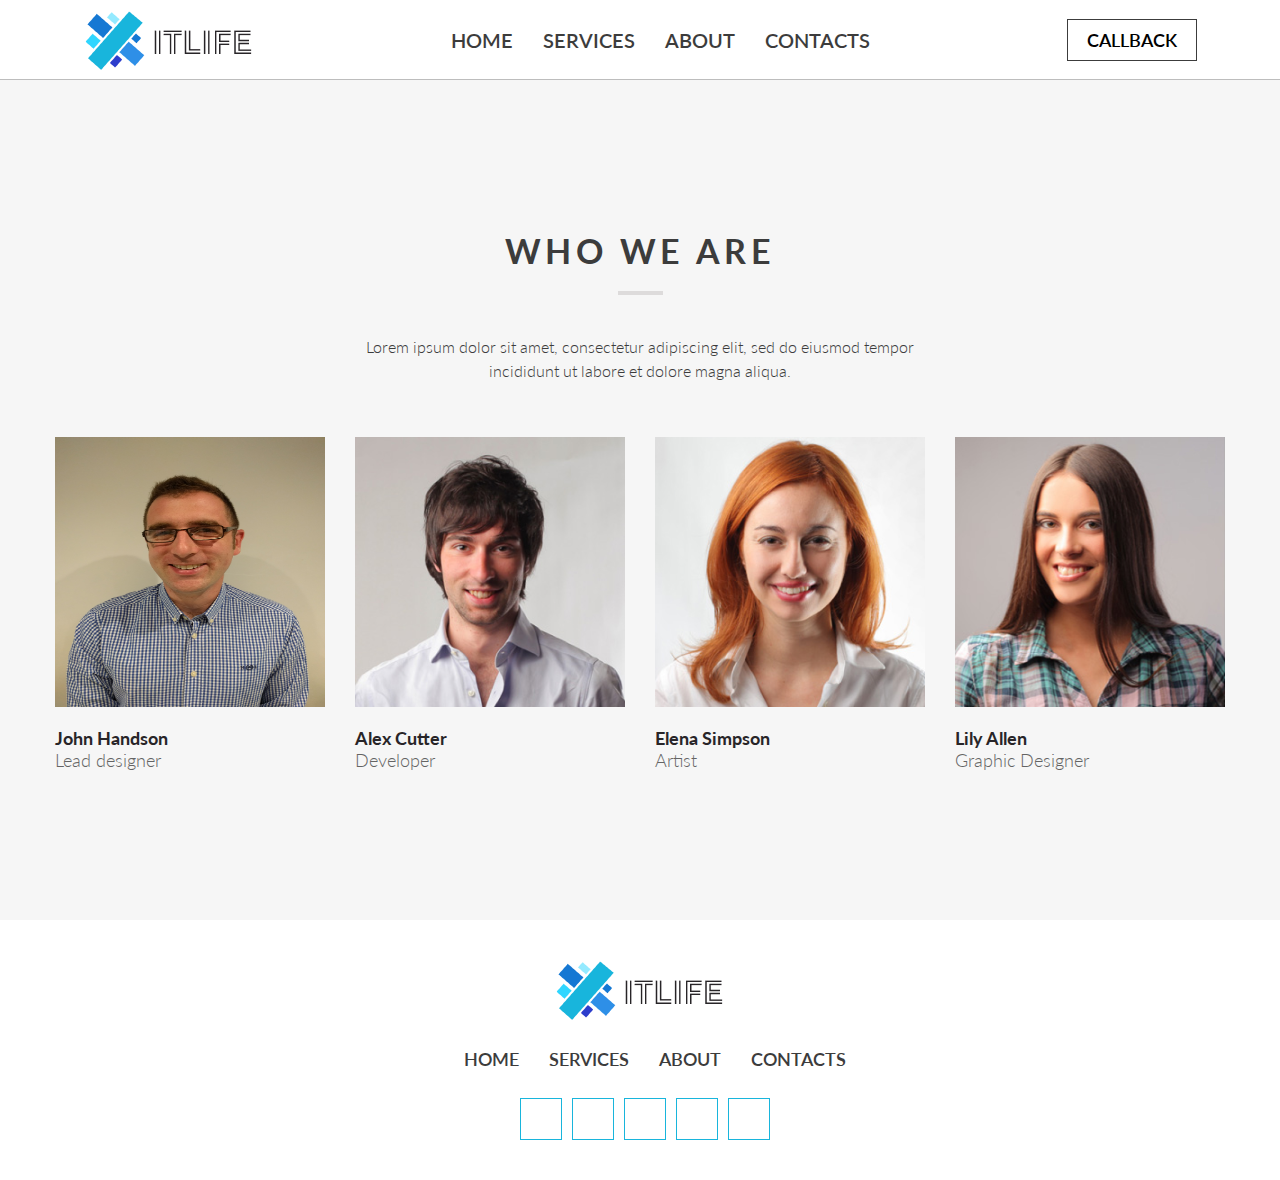
<file: HW14/index.html>
<!DOCTYPE html>
<html lang="en">
<head>
  <meta charset="UTF-8">
  <meta http-equiv="X-UA-Compatible" content="IE=edge">
  <meta name="viewport" content="width=device-width, initial-scale=1.0">
  <title>Homework 14</title>
  <link rel="preconnect" href="https://fonts.googleapis.com">
  <link rel="preconnect" href="https://fonts.gstatic.com" crossorigin>
  <link href="https://fonts.googleapis.com/css2?family=Lato:wght@300;700&display=swap" rel="stylesheet">
  <link rel="stylesheet" href="https://cdnjs.cloudflare.com/ajax/libs/font-awesome/6.1.2/css/all.min.css"
    integrity="sha512-1sCRPdkRXhBV2PBLUdRb4tMg1w2YPf37qatUFeS7zlBy7jJI8Lf4VHwWfZZfpXtYSLy85pkm9GaYVYMfw5BC1A=="
    crossorigin="anonymous" referrerpolicy="no-referrer" >
  <link rel="stylesheet" href="./styles/style.css">
</head>
<body>
  <header class="header">
    <div class="logo">
      <img class="header__logo" src="./img/logo.png" alt="Logo">
    </div>
    <nav class="menu">
      <ul class="header__items">
        <li><a class="header__item" href="#">Home</a></li>
        <li><a class="header__item" href="#">Services</a></li>
        <li><a class="header__item" href="#">About</a></li>
        <li><a class="header__item" href="#">Contacts</a></li>
      </ul>
    </nav>
    <div class="btn">
      <button class="header__call">callback</button>
    </div>
  </header>
  <main class="main">
    <div class="content-title">
      <h1 class="main__title">Who we are</h1>
    </div>
    <div class="line"></div>
    <div class="description">
      <p class="main__description">Lorem ipsum dolor sit amet, consectetur adipiscing elit, 
        sed do eiusmod tempor incididunt ut labore et dolore magna aliqua.
      </p>
    </div>
    <div class="cards container">
      <div class="main__card" style="margin-left: 0;">
        <div class="main__photo-icon"> 
          <div class="main__div-photo">
            <img class="main__photo" src="./img/John-Morton.jpg" alt="John Handson">
          </div>
          <div class="main__social-networks">
            <a href="#" class="main__icon">
              <i class="fa-brands fa-twitter"></i>
            </a>
            <a href="#" class="main__icon">
              <i class="fa-brands fa-facebook-f"></i>
            </a>
            <a href="#" class="main__icon">
              <i class="fa-brands fa-instagram"></i>
            </a>
          </div>
        </div> 
        <h3 class="main__name">John Handson</h3>
        <span class="main__job-position">Lead designer</span>
      </div>
      <div class="main__card">
        <div class="main__photo-icon">
          <div class="main__div-photo">
            <img class="main__photo" src="./img/alex.png" alt="Alex Cutter">
          </div>
          <div class="main__social-networks">
            <a href="#" class="main__icon">
              <i class="fa-brands fa-twitter"></i>
            </a>
            <a href="#" class="main__icon">
              <i class="fa-brands fa-facebook-f"></i>
            </a>
            <a href="#" class="main__icon">
              <i class="fa-brands fa-instagram"></i>
            </a>
          </div>
        </div>
        <h3 class="main__name">Alex Cutter</h3>
        <span class="main__job-position">Developer</span>
      </div>
      <div class="main__card">
        <div class="main__photo-icon">
          <div class="main__div-photo">
            <img class="main__photo" src="./img/elena.png" alt="Elena Simpson">
          </div>
          <div class="main__social-networks">
            <a href="#" class="main__icon">
              <i class="fa-brands fa-twitter"></i>
            </a>
            <a href="#" class="main__icon">
              <i class="fa-brands fa-facebook-f"></i>
            </a>
            <a href="#" class="main__icon">
              <i class="fa-brands fa-instagram"></i>
            </a>
          </div>
        </div>
        <h3 class="main__name">Elena Simpson</h3>
        <span class="main__job-position">Artist</span>
      </div>
      <div class="main__card">
        <div class="main__photo-icon">
          <div class="main__div-photo">
            <img class="main__photo" src="./img/lily.png" alt="Lily Allen">
          </div>
          <div class="main__social-networks">
            <a href="#" class="main__icon">
              <i class="fa-brands fa-twitter"></i>
            </a>
            <a href="#" class="main__icon">
              <i class="fa-brands fa-facebook-f"></i>
            </a>
            <a href="#" class="main__icon">
              <i class="fa-brands fa-instagram"></i>
            </a>
          </div>
        </div>
        <h3 class="main__name">Lily Allen</h3>
        <span class="main__job-position">Graphic Designer</span>
      </div>
    </div>
  </main>
  <footer class="foot">
    <div class="logo">
      <img class="foot__logo" src="./img/logo.png" alt="Logo">
    </div>
    <nav class="menu">
      <ul class="foot__items">
        <li><a class="foot__item" href="#">Home</a></li>
        <li><a class="foot__item" href="#">Services</a></li>
        <li><a class="foot__item" href="#">About</a></li>
        <li><a class="foot__item" href="#">Contacts</a></li>
      </ul>
    </nav>
    <div class="social-networks">
      <a href="#" class="foot__icon">
        <i class="fa-brands fa-twitter"></i>
      </a>
      <a href="#" class="foot__icon">
        <i class="fa-brands fa-facebook-f"></i>
      </a>
      <a href="#" class="foot__icon">
        <i class="fa-brands fa-instagram"></i>
      </a>
      <a href="#" class="foot__icon">
        <i class="fa-brands fa-linkedin-in"></i>
      </a>
      <a href="#" class="foot__icon">
        <i class="fa-solid fa-paper-plane"></i>
      </a>
    </div>
  </footer>
</body>
</html>
</file>
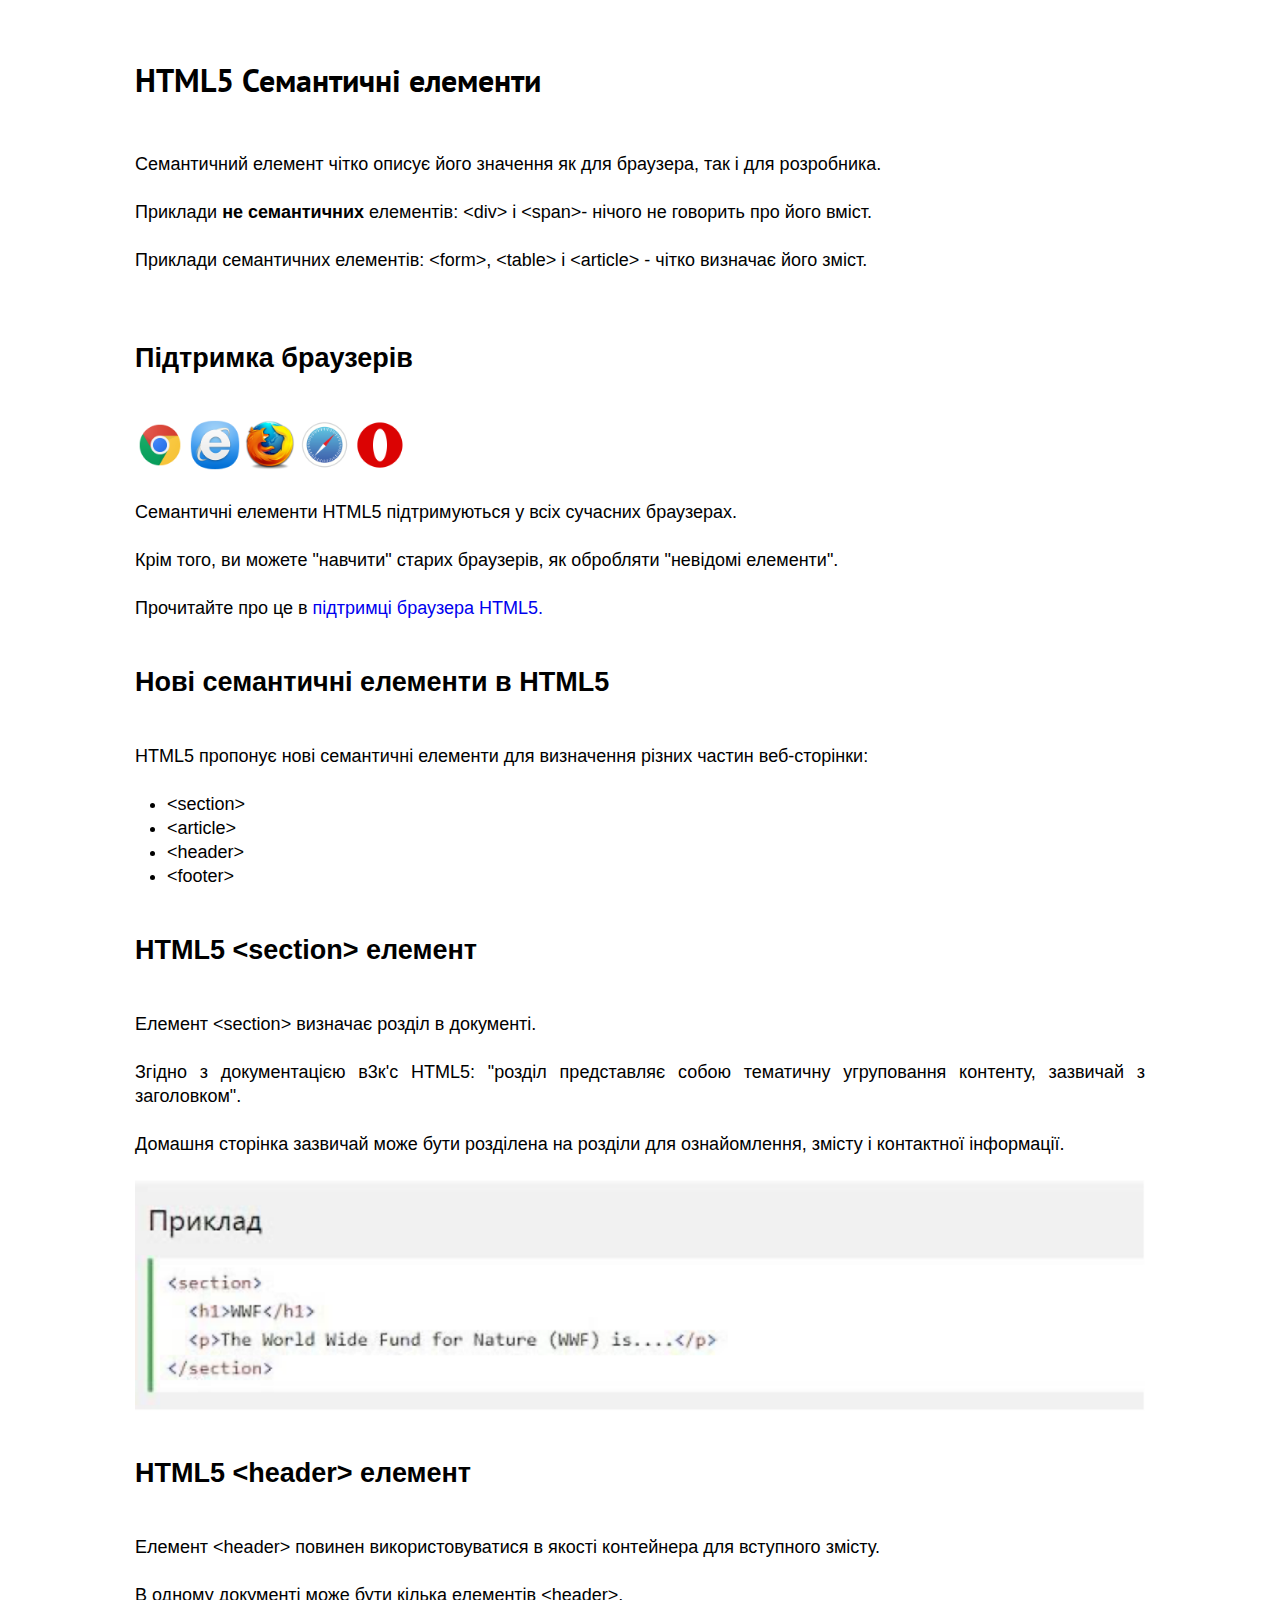
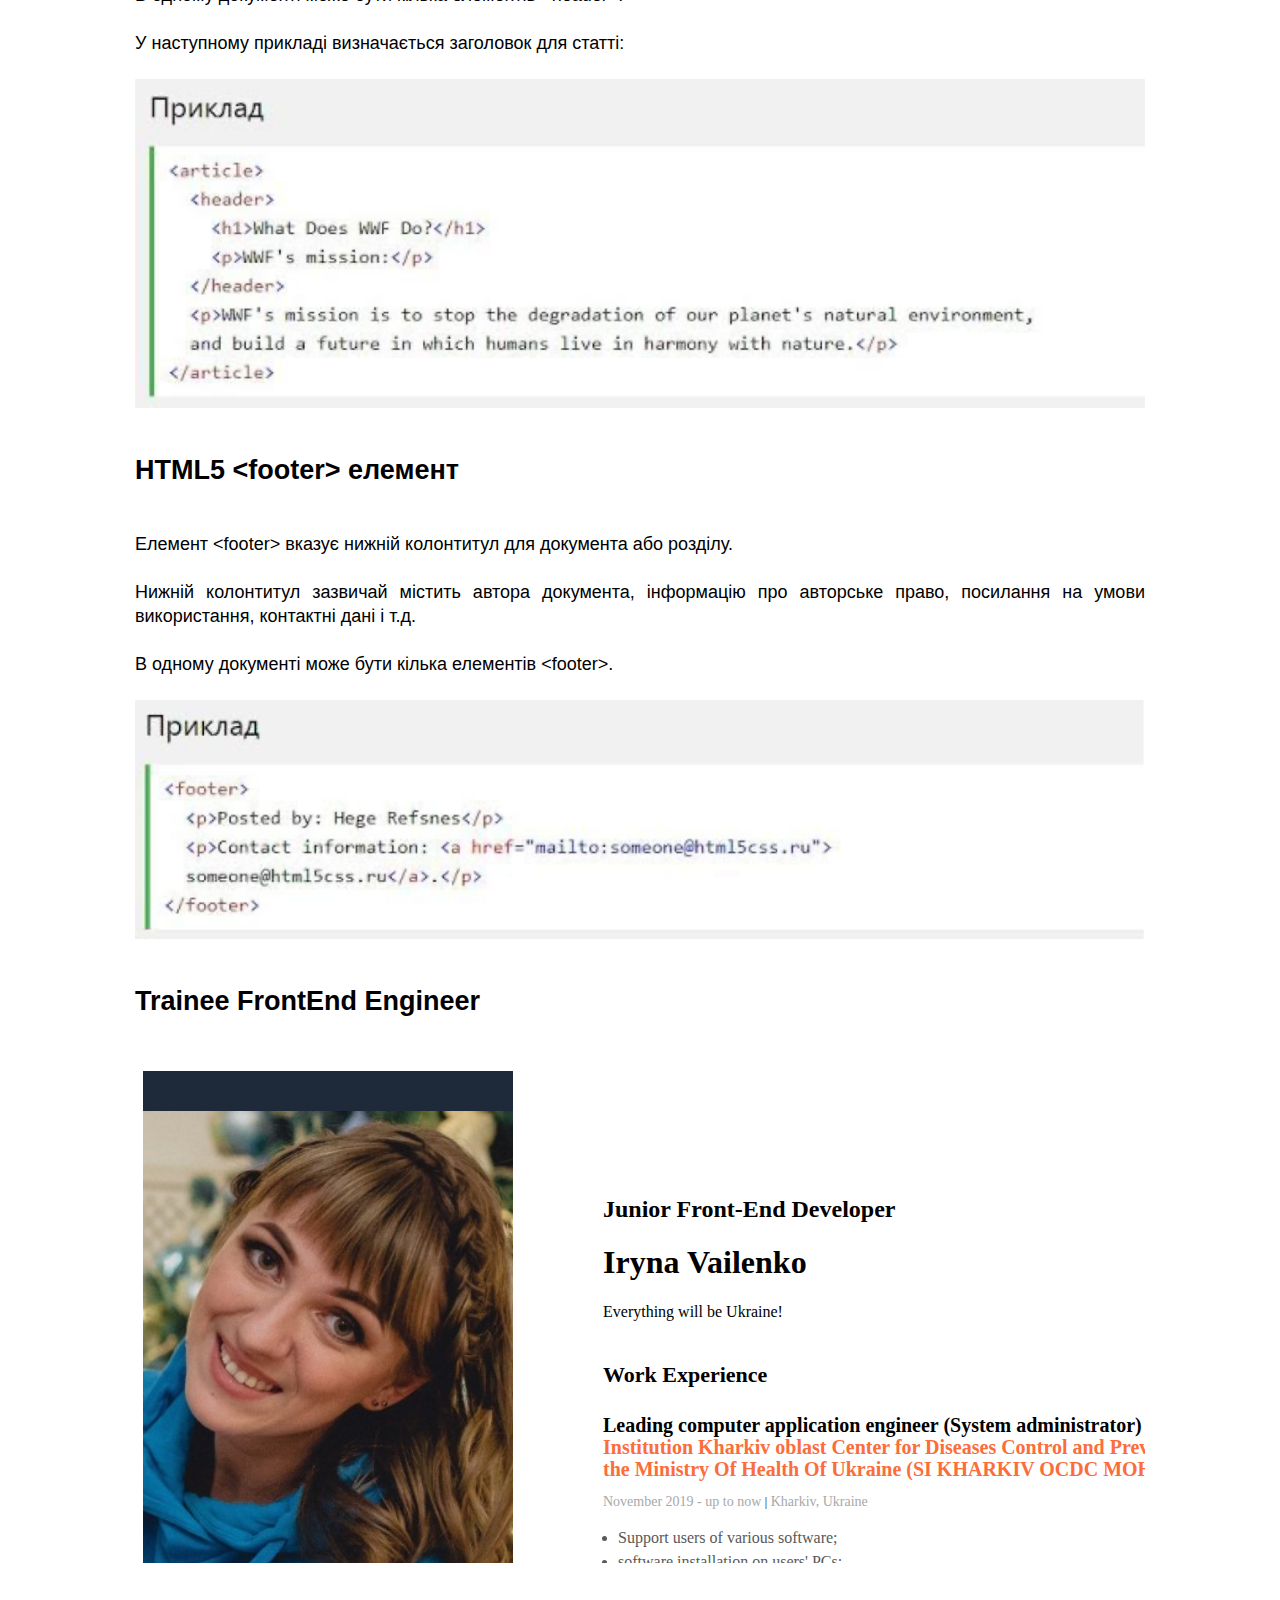
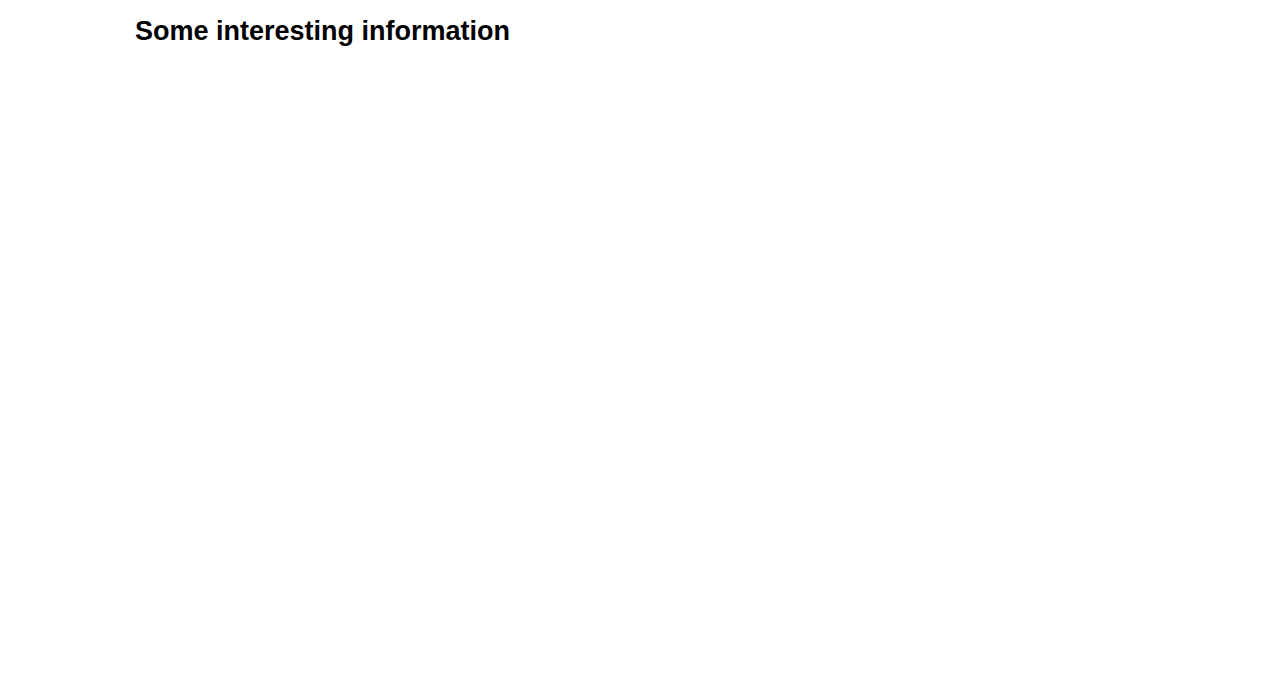
<file: HW3/index.html>
<!DOCTYPE html>
<html lang="en">
<head>
  <meta charset="UTF-8">
  <meta http-equiv="X-UA-Compatible" content="IE=edge">
  <meta name="viewport" content="width=device-width, initial-scale=1.0">
  <title>Document</title>
  <link rel="preconnect" href="https://fonts.googleapis.com">
  <link rel="preconnect" href="https://fonts.gstatic.com" crossorigin>
  <link
    href="https://fonts.googleapis.com/css2?family=Inter&family=Montserrat:wght@400;500;600&family=Open+Sans&family=PT+Sans:ital,wght@0,400;0,700;1,400&display=swap"
    rel="stylesheet">
  <link rel="stylesheet" href="style.css">
</head>
<body class="container">
  <header class="header-page">
    <h1>HTML5 Семантичні елементи</h1>
  </header>
  <main id="main-site"  class="main-text">
    <section id="id1">
      <p>Семантичний елемент чітко описує його значення як для браузера, так і для розробника.</p><br />
      <p>Приклади <b>не семантичних</b> елементів: &lt;div&gt; і &lt;span&gt;- нічого не говорить про його вміст.</p><br />
      <p>Приклади семантичних елементів: &lt;form&gt;, &lt;table&gt; і &lt;article&gt; - чітко визначає його зміст.</p><br />
    </section>

    <section id="id2">
      <h2 class="description">Підтримка браузерів</h2>
      <img class="image" src="./img/chrome.png" alt="Chrome">
      <img class="image" src="./img/Explorer.png" alt="Explorer">
      <img class="image" src="./img/firefox.png" alt="Firefox">
      <img class="image" src="./img/safari.png" alt="Safari">
      <img class="image" src="./img/opera.png" alt="Opera">
    </section>

    <section id="id3">
      <p>Семантичні елементи HTML5 підтримуються у всіх сучасних браузерах.</p><br />
      <p>Крім того, ви можете "навчити" старих браузерів, як обробляти "невідомі елементи".</p><br />
      <p>Прочитайте про це в 
        <a href="https://www.blogger.com/blog/page/edit/2590532390801722394/850003172824707311#" target="_blank">
          підтримці браузера HTML5.
        </a>
      </p>
    </section>

    <section id="id4">
      <h2 class="description">Нові семантичні елементи в HTML5</h2>
      <p>HTML5 пропонує нові семантичні елементи для визначення різних частин веб-сторінки:</p><br />
      <ul class="semantic">
        <li class="semantic">&lt;section&gt;</li>
        <li class="semantic">&lt;article&gt;</li>
        <li class="semantic">&lt;header&gt;</li>
        <li class="semantic">&lt;footer&gt;</li>
      </ul>
    </section>

    <section id="id5">
      <h2 class="description">HTML5 &lt;section&gt; елемент</h2>
      <p>Елемент &lt;section&gt; визначає розділ в документі.</p><br />
      <p>Згідно з документацією в3к'с HTML5: "розділ представляє собою
         тематичну угруповання контенту, зазвичай з заголовком". 
      </p><br />
      <p>Домашня сторінка зазвичай може бути розділена на розділи для
         ознайомлення, змісту і контактної інформації.
      </p><br />
      <img class="img-sample" src="./img/1.png" alt="Sample">
    </section>

    <section id="id6">
      <h2 class="description">HTML5 &lt;header&gt; елемент</h2>
      <p>Елемент &lt;header&gt; повинен використовуватися в якості контейнера для вступного змісту.</p><br />
      <p>В одному документі може бути кілька елементів &lt;header&gt;.</p><br />
      <p>У наступному прикладі визначається заголовок для статті:</p><br />
      <img class="img-sample" src="./img/3.png" alt="Sample">
    </section>

    <section id="id7">
      <h2 class="description">HTML5 &lt;footer&gt; елемент</h2>
      <p>Елемент &lt;footer&gt; вказує нижній колонтитул для документа або розділу.</p><br />
      <p>Нижній колонтитул зазвичай містить автора документа, інформацію про авторське право, 
         посилання на умови використання, контактні дані і т.д.
      </p><br />
      <p>В одному документі може бути кілька елементів &lt;footer&gt;.</p><br />
      <img class="img-sample" src="./img/4.png" alt="Sample">
    </section>

      <h2 class="description">Trainee FrontEnd Engineer</h2>
      <iframe src="../HW1_CV/CV_en/index.html" height="500px" width="100%"></iframe>
      <h2 class="description">Some interesting information</h2>
      <iframe width="100%" height="500" src="https://www.youtube.com/embed/dEBVe8Ij7JU" title="YouTube video player"
        frameborder="0" allow="accelerometer; autoplay; clipboard-write; encrypted-media; gyroscope; picture-in-picture"
        allowfullscreen>
      </iframe>
  </main>
  <footer class="foot">
    
  </footer>  
</body>
</html>
</file>
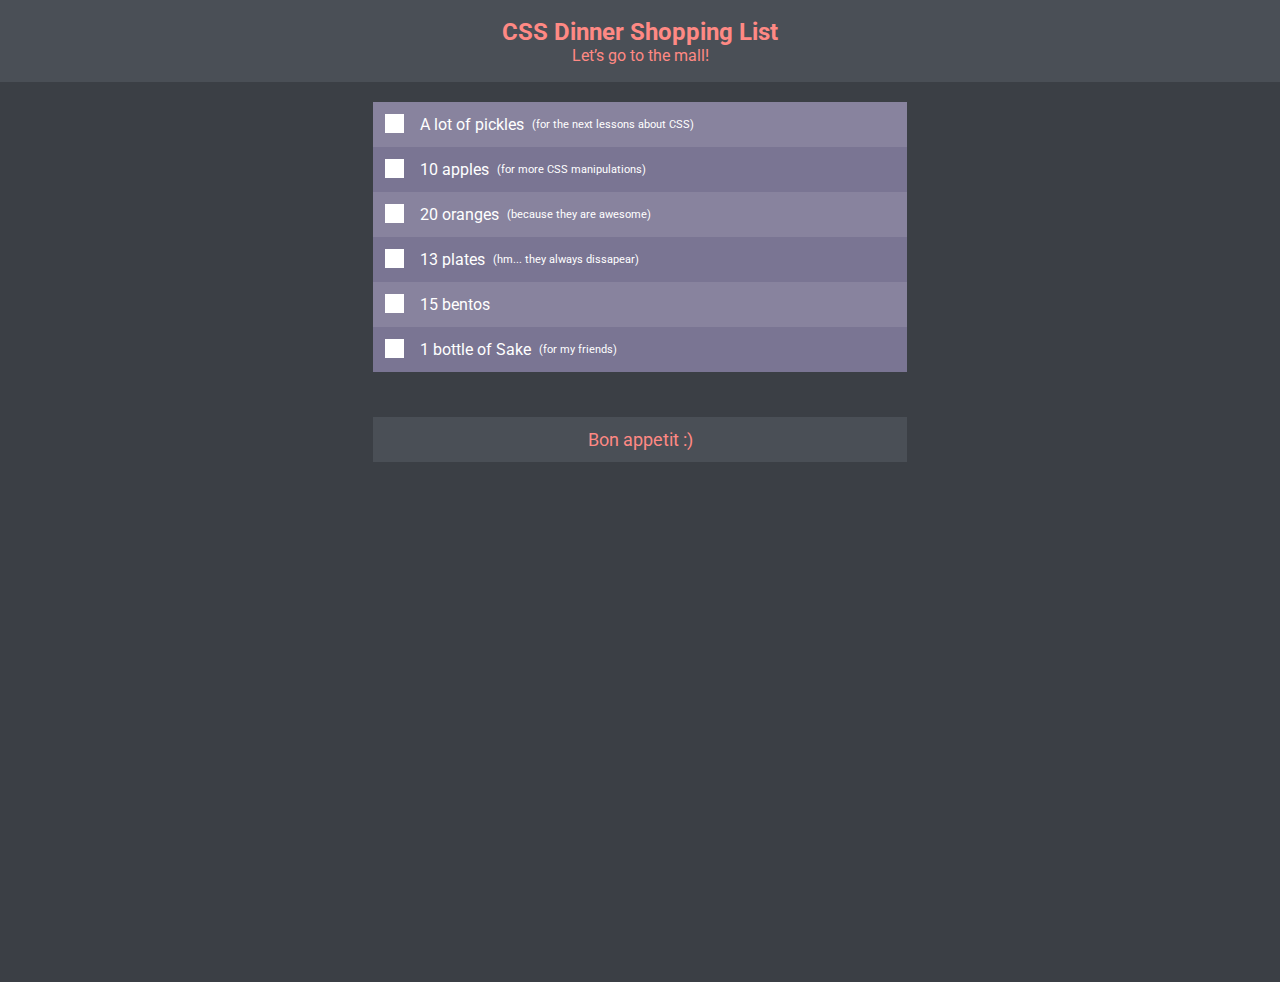
<file: HW7/index.html>
<!DOCTYPE html>
<html lang="en">
<head>
  <meta charset="UTF-8">
  <meta http-equiv="X-UA-Compatible" content="IE=edge">
  <meta name="viewport" content="width=device-width, initial-scale=1.0">
  <title>Homework7</title>
  <link rel="preconnect" href="https://fonts.googleapis.com">
  <link rel="preconnect" href="https://fonts.gstatic.com" crossorigin>
  <link href="https://fonts.googleapis.com/css2?family=Roboto:wght@400;700&display=swap" rel="stylesheet">
  <link rel="icon" href="./favicon.png">
  <link rel="stylesheet" href="./styles/style.css">
</head>
<body>
  <header class="header">
    <h1 class="header__title">CSS Dinner Shopping List</h1>
    <p class="header_description">Let’s go to the mall!</p>
  </header> 
  <main class="main"> 
    <section class="list-items container">
      <div class="main__item">
        <input class="main__inp" type="checkbox" id="pickles">
        <label class="main__lbl" for="pickles">A lot of pickles &nbsp; <span class="main__little-text"> for the next lessons about CSS</span></label>
      </div>
      <div class="main__item">
        <input class="main__inp" type="checkbox" id="apples">
        <label class="main__lbl" for="apples">10 apples &nbsp; <span class="main__little-text"> for more CSS manipulations</span></label>
      </div>
      <div class="main__item">
        <input class="main__inp" type="checkbox" id="oranges">
        <label class="main__lbl" for="oranges">20 oranges &nbsp; <span class="main__little-text"> because they are awesome</span> </label>
      </div>
      <div class="main__item">
        <input class="main__inp" type="checkbox" id="plates">
        <label class="main__lbl" for="plates">13 plates &nbsp; <span class="main__little-text"> hm... they always dissapear</span> </label>
      </div>
      <div class="main__item">
        <input class="main__inp" type="checkbox" id="bentos">
        <label class="main__lbl" for="bentos"> 15 bentos &nbsp;</label>
      </div>
      <div class="main__item">
        <input class="main__inp" type="checkbox" id="Sake">
        <label class="main__lbl" for="Sake">1 bottle of Sake &nbsp; <span class="main__little-text">for my friends</span> </label>
      </div>
      <button class="main__btn">
        Bon appetit :)
      </button>
    </section>
  </main>
</body>
</html>
</file>
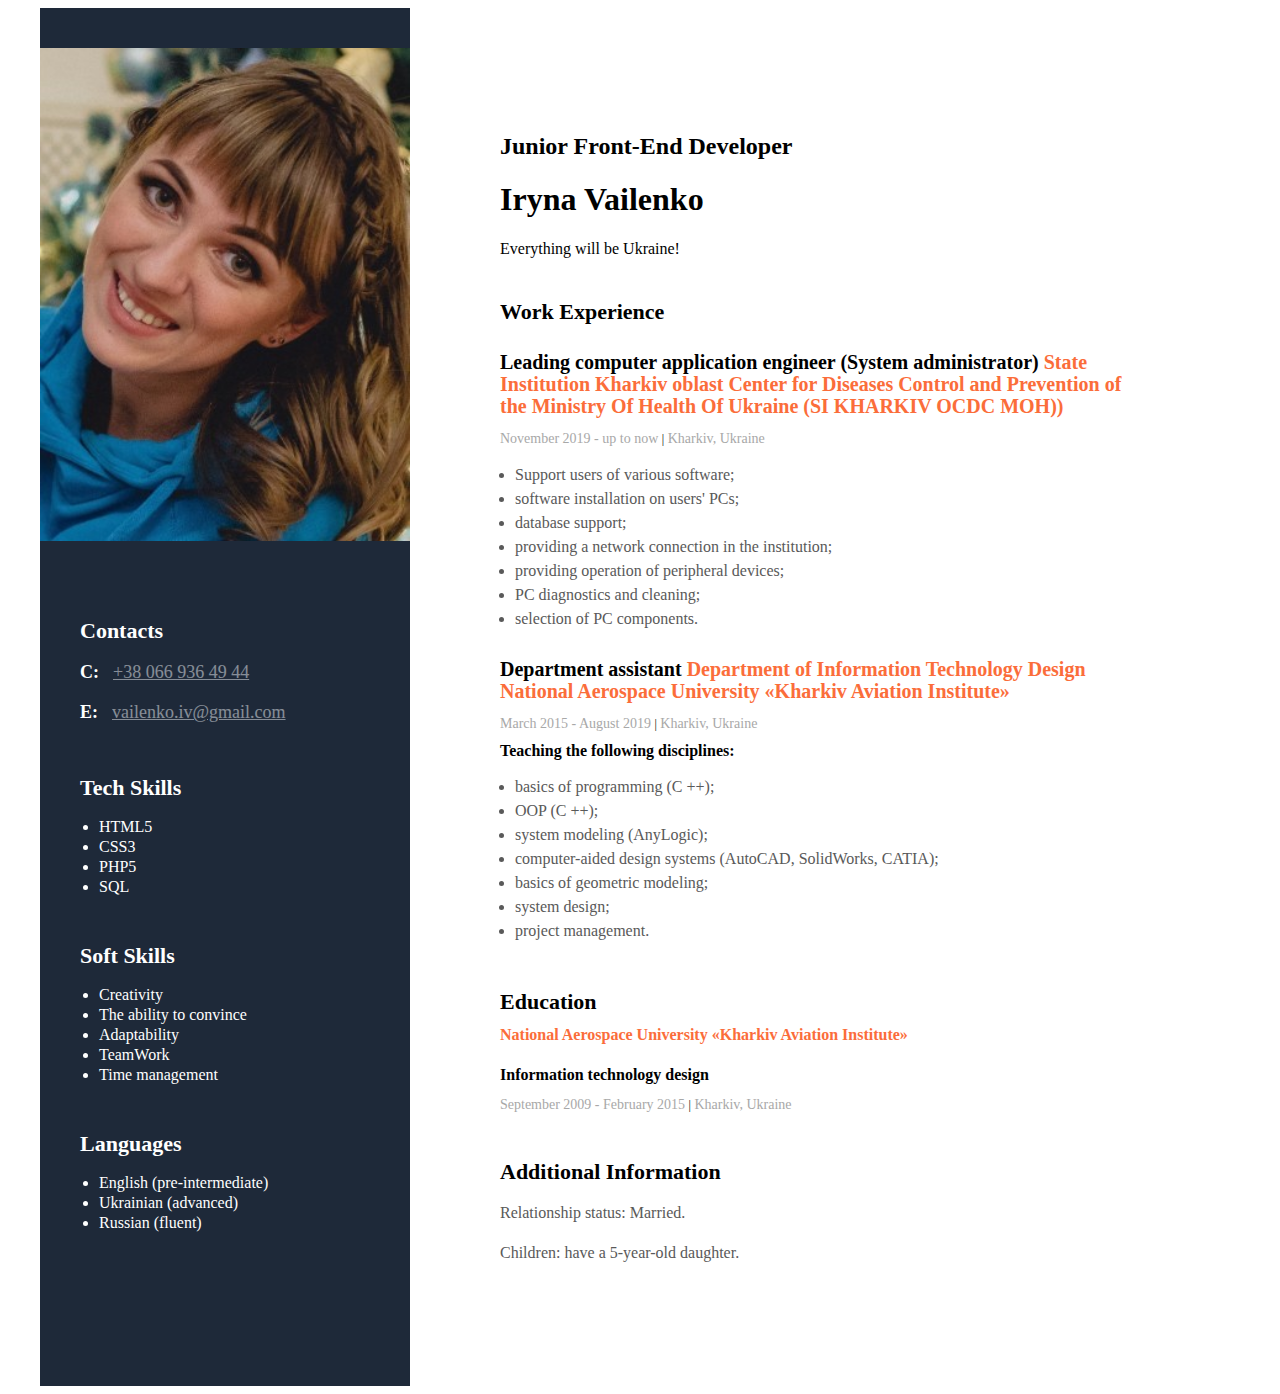
<file: HW1_CV/CV_en/index.html>
<!DOCTYPE html>
<html lang="en">
<head>
    <meta charset="UTF-8">
    <title>Resume</title>
</head>
<body>
    <style>
        .main {
            display: flex;
            flex-direction: row-reverse;
            width: 1200px;
            margin: 0 auto;
        }
        .main-content {
            background: #FFFFFF;
            padding: 105px 90px;
        }
        .about {
            margin-bottom: 40px;
        }
        .title {
            font-style: normal;
            font-weight: 700;
            font-size: 22px;
            line-height: 27px;
            color: #000000;
            margin-bottom: 10px;
        }
        .work-position {
            font-style: normal;
            font-weight: 700;
            font-size: 20px;
            line-height: 22px;
            color: #000000;
            margin-bottom: 10px;
        }
        .organization {
            color: #FB6D3A;
        }
        .period {
            font-style: normal;
            font-weight: 400;
            font-size: 14px;
            line-height: 15px;
            color: #A8A8A8;
            margin-bottom: 10px;
        }
        .line {
            font-style: normal;
            font-weight: 400;
            font-size: 12px;
            line-height: 15px;
            color: #000000;
        }
        .work-list {
            padding: 0;
            margin-left: 15px;
            margin-bottom: 15px;
        }
        .work-list-item {
            font-style: normal;
            font-weight: 400;
            font-size: 16px;
            line-height: 24px;
            color: #595959;
        }
        .education {
            margin-top: 45px;
            margin-bottom: 45px;
        }
        .university {
            font-style: normal;
            font-weight: 700;
            font-size: 16px;
            line-height: 20px;
            color: #FB6D3A;
            margin-top: 10px;
        }
        .speciality {
            font-style: normal;
            font-weight: 700;
            font-size: 16px;
            line-height: 17px;
            color: #000000;
            margin-top: 10px;
            margin-bottom: 10px;
        }
        .text {
            font-style: normal;
            font-weight: 400;
            font-size: 16px;
            line-height: 24px;
            color: #595959;
        }
        .sidebar {
            background: #1E2939;
            padding-top: 40px;
            width: 370px;
        }
        .photo {
            width: 370px;
            margin-bottom: 50px;
        }
        .sidebar-title {
            color: #FFFFFF;
            font-style: normal;
            font-weight: 700;
            font-size: 22px;
            line-height: 27px;
            margin-bottom: 10px;
        }
        .contacts,
        .tech-skills,
        .soft-skills,
        .languages {
            margin-left: 40px;
        }
        .contacts {
            margin-bottom: 50px;
        }
        .contact-type {
            font-style: normal;
            font-weight: 700;
            font-size: 18px;
            line-height: 24px;
            color: #FFFFFF;
            margin-right: 10px;
        }
        .contact-link {
            font-style: normal;
            font-weight: 400;
            font-size: 18px;
            line-height: 24px;
            color: #eef1f5;
            opacity: 0.5;
        }
        .tech-skills-list,
        .soft-skills-list,
        .languages-list {
            color: #FFFFFF;
            padding: 0;
            margin-left: 19px;
            margin-bottom: 45px;
            font-size: 16px;
            line-height: 20px;
        }
    </style>
    <!--Main-->
    <div class="main">
        <!--Main content-->
        <div class="main-content">
            <!--About user-->
            <div class="about">
               <h2>Junior Front-End Developer</h2>
                <h1>Iryna Vailenko</h1>
               <p>Everything will be Ukraine!</p> 
            </div>
            <!--Work-->
            <div class="work">
                <h3 class="title">Work Experience</h3>
                <!--Company 1-->
                <div>
                    <h4 class="work-position">Leading computer application engineer (System administrator) 
                        <span class="organization">State Institution Kharkiv oblast Center for Diseases Control 
                            and Prevention of the Ministry Of Health Of Ukraine (SI KHARKIV OCDC MOH))
                        </span>
                    </h4>
                    <p class="period">November 2019 - up to now <span class="line">|</span> Kharkiv, Ukraine</p>
                    <ul class="work-list">
                        <li class="work-list-item">Support users of various software;</li>
                        <li class="work-list-item">software installation on users' PCs;</li>
                        <li class="work-list-item">database support;</li>
                        <li class="work-list-item">providing a network connection in the institution;</li>
                        <li class="work-list-item">providing operation of peripheral devices;</li>
                        <li class="work-list-item">PC diagnostics and cleaning;</li>
                        <li class="work-list-item">selection of PC components.</li>
                    </ul>
                </div>
                <!--Company 2-->
                <div>
                    <h4 class="work-position"> Department assistant 
                        <span class="organization">Department of Information Technology Design 
                                            National Aerospace University «Kharkiv Aviation Institute»
                        </span>
                    </h4>
                    <p class="period">March 2015 - August 2019 <span class="line">|</span> Kharkiv, Ukraine</p>
                    <h5 class="speciality">Teaching the following disciplines:</h5>
                    <ul class="work-list">
                        <li class="work-list-item">basics of programming (C ++);</li>
                        <li class="work-list-item">OOP (C ++);</li>
                        <li class="work-list-item">system modeling (AnyLogic);</li>
                        <li class="work-list-item">computer-aided design systems (AutoCAD, SolidWorks, CATIA);</li>
                        <li class="work-list-item">basics of geometric modeling;</li>
                        <li class="work-list-item">system design;</li>
                        <li class="work-list-item">project management.</li>
                    </ul>
                </div>
            </div>
            <!--Education-->
            <div class="education">
                <h3 class="title">Education</h3>
                <h4 class="university">National Aerospace University «Kharkiv Aviation Institute»</h4>
                <h5 class="speciality">Information technology design</h5>
                <p class="period">September 2009 - February 2015 <span class="line">|</span> Kharkiv, Ukraine</p>
            </div>
            <!--Additional Information-->
            <div class="additional-information">
                <h3 class="title">Additional Information</h3>
                <p class="text">Relationship status: Married.</p>
                <p class="text">Children: have a 5-year-old daughter.</p>
            </div>
        </div>
        <!--Sidebar-->
        <aside class="sidebar">
            <img src="image/photo.jpg" alt="User photo" class="photo">
            <!--Contacts-->
            <div class="contacts">
                <h3 class="sidebar-title">Contacts</h3>
                <div>
                   <p>
                       <span class="contact-type">C:</span> 
                       <a href="tel:+380669364944" class="contact-link">+38 066 936 49 44</a> 
                    </p> 
                   <p>
                       <span class="contact-type">E:</span> 
                       <a href="mailto:vailenko.iv@gmail.com" class="contact-link">vailenko.iv@gmail.com</a> 
                    </p> 
                </div>
            </div>
            <!--Tech Skills-->
            <div class="tech-skills">
                <h3 class="sidebar-title">Tech Skills</h3>
                <ul class="tech-skills-list">
                    <li>HTML5</li>
                    <li>CSS3</li>
                    <li>PHP5</li>
                    <li>SQL</li>
                </ul>
            </div>
            <!--Soft Skills-->
            <div class="soft-skills">
                <h3 class="sidebar-title">Soft Skills</h3>
                <ul class="soft-skills-list">
                    <li>Creativity</li>
                    <li>The ability to convince</li>
                    <li>Adaptability</li>
                    <li>TeamWork</li>
                    <li>Time management</li>
                </ul>
            </div>
            <!--Languages-->
            <div class="languages">
                <h3 class="sidebar-title">Languages</h3>
                <ul class="languages-list">
                    <li>English (pre-intermediate)</li>
                    <li>Ukrainian (advanced)</li>
                    <li>Russian (fluent)</li>
                </ul>
            </div>
        </aside>
    </div>

</body>
</html>
</file>
<file: HW14/styles/style.css>
/* *** Zero *** */
* {
  padding: 0;
  margin: 0;
  border: 0;
  user-select: none;
}

*,
*:before,
*:after {
  -moz-box-sizing: border-box;
  -webkit-box-sizing: border-box;
  box-sizing: border-box;
}

:focus,
:active {
  outline: none;
}

a:focus,
a:active {
  outline: none;
}

nav,
footer,
header,
aside {
  display: block;
}

html,
body {
  height: 100%;
  width: 100%;
  font-size: 100%;
  line-height: 1;
  -ms-text-size-adjust: 100%;
  -moz-text-size-adjust: 100%;
  -webkit-text-size-adjust: 100%;
  touch-action: pan-x pan-y;
}

input,
button,
textarea {
  font-family: inherit;
}

input::-ms-clear {
  display: none;
}

button {
  cursor: pointer;
}

button::-moz-focus-inner {
  padding: 0;
  border: 0;
}

a,
a:visited {
  text-decoration: none;
}

a:hover {
  text-decoration: none;
}

ul li {
  list-style: none;
}

img {
  vertical-align: top;
}

h1,
h2,
h3,
h4,
h5,
h6 {
  font-size: inherit;
  font-weight: 400;
}

.container{
  max-width: 1170px;
  width: 100%;
  margin: 0 auto;
}

body{
  font-family: 'Lato';
  font-style: normal;
}

.header{
  max-width: 1440px;
  width: 100%;
  height: 80px;
  background: #FFFFFF;
  display: flex;
  justify-content: space-around;
  align-items: center;
  border-bottom: 1px solid #BDBDBD;
}

.header__items, .foot__items{
  font-weight: 600;
  font-size: 20px;
  line-height: 24px;
  text-transform: uppercase;
  color: #3C3C3C;
  display: flex;
}

.header__item, .foot__item {
  margin-left: 30px;
  color: #3C3C3C;
  transition: all .1s ease-in;
}

.header__item:hover, .foot__item:hover{
  color: #18B5DC;
  cursor: url("../img/cursor.png"), pointer;
}

.header__call{
  width: 130px;
  height: 42px;
  text-transform: uppercase;
  background-color: #FFFFFF;
  border: 1px solid #3C3C3C;
  font-weight: 600;
  font-size: 18px;
  line-height: 22px;
  margin-left: 30px;
  transition: all .1s ease-in;
}

.header__call:hover{
  color: #FFFFFF;
  background: #18B5DC;
  border: 0;
  cursor: url("../img/cursor.png"), pointer;
}

.main{
  display: flex;
  flex-direction: column;
  align-items: center;
  background: #F6F6F6;
}

.main__title{
  margin-top: 150px;
  margin-bottom: 20px;
  font-weight: 700;
  font-size: 34px;
  line-height: 41px;
  text-align: center;
  letter-spacing: 0.13em;
  text-transform: uppercase;
  color: #3C3C3C;
}

.line{
  width: 45px;
  border-bottom: 4px solid #DDDBDB;
  margin-bottom: 40px;
}

.description{
  width: 570px;
  height: 42px;
  margin-bottom: 60px;
}

.main__description{
  font-weight: 300;
  font-size: 16px;
  line-height: 24px;
  text-align: center;
  color: #3C3C3C;
}

.cards{
  width: 100%;
  display: flex;
  justify-content: center;
}

.main__card{
  width: 270px;
  height: 333px;
  margin-bottom: 150px;
  margin-left: 30px;
}

.main__photo-icon{
  width: 100%;
  height: 270px;
  position: relative;
}

.main__div-photo{
  width: 270px;
  height: 270px;
  margin-bottom: 20px;
  opacity: 1;
  transition: all .1s ease-in;
}

.main__div-photo:hover{
  opacity: 0; 
  cursor: url("../img/cursor.png"), pointer;
}

.main__social-networks{
  position: absolute;
  top: 114px;
  left: 64px;
  opacity: 0;
  transition: all .1s ease-in;
  display: flex;
  justify-content: center;
  width: 100%;
  height: 100%;
  position: absolute;
  top: 0;
  left: 0;
  align-items: center;
  transition: all .1s ease-in;
}

.main__photo-icon:hover .main__social-networks {
  background: #18B5DC;
  opacity: 1;
  cursor: url("../img/cursor.png"), pointer;
}

.main__photo{
  width: 270px;
  height: 270px
}

.main__icon{
  margin-left: 4px;
  width: 42px;
  height: 42px;
  background: #5DCBE6;
  color: #ffffff;
  border: none;
  display: flex;
  justify-content: center;
  align-items: center;
  transition: all .1s ease-in;
}

 .main__icon:hover {
  color: #18B5DC;
  background: #ffffff;
  cursor: url("../img/cursor.png"), pointer;
}

.main__social-networks:hover .main__photo{
  background: #18B5DC;
  opacity: 0;
}

.main__name{
  font-weight: 700;
  font-size: 18px;
  line-height: 22px;
  color: #282528;
  margin-top: 20px;
}

.main__job-position{
  font-weight: 300;
  font-size: 18px;
  line-height: 22px;
  color: #646464;
}

.foot{
  max-width: 1440px;
  width: 100%;
  height: 260px;
  display: flex;
  flex-direction: column;
  align-items: center;
}

.foot__logo{
  margin-top: 40px;
  margin-bottom: 28px;
}

.foot__items{
  font-size: 18px;
  line-height: 22px;
}

.social-networks{
  margin-top: 28px;
  margin-bottom: 40px; 
  display: flex;
  justify-content: center;
}

.foot__icon{
  margin-left: 10px;
  width: 42px;
  height: 42px;
  background: #FFFFFF;
  color: #18B5DC;;
  border: 1px solid #18B5DC;
  display: flex;
  justify-content: center;
  align-items: center;
  transition: all .1s ease-in;
}

.foot__icon:hover{
  color: #FFFFFF;
  background: #18B5DC;
  cursor: url("../img/cursor.png"), pointer;
}
</file>
<file: HW3/style.css>
/* *** Zero *** */
* {
  padding: 0;
  margin: 0;
  border: 0;
  user-select: none;
}

*,
*:before,
*:after {
  -moz-box-sizing: border-box;
  -webkit-box-sizing: border-box;
  box-sizing: border-box;
}

:focus,
:active {
  outline: none;
}

a:focus,
a:active {
  outline: none;
}

nav,
footer,
header,
aside {
  display: block;
}

html,
body {
  height: 100%;
  width: 100%;
  font-size: 100%;
  line-height: 1;
  -ms-text-size-adjust: 100%;
  -moz-text-size-adjust: 100%;
  -webkit-text-size-adjust: 100%;
  touch-action: pan-x pan-y;
  font-family: 'PT Sans', sans-serif;
}

input,
button,
textarea {
  font-family: inherit;
}

input::-ms-clear {
  display: none;
}

button {
  cursor: pointer;
}

button::-moz-focus-inner {
  padding: 0;
  border: 0;
}

a,
a:visited {
  text-decoration: none;
}

ul li {
  list-style: none;
}

img {
  vertical-align: top;
}



.container {
  max-width: 1170px;
  width: 100%;
  margin: 0 auto;
}

.header-page{
  width: 100%;
  height: 5rem;
  display: flex;
  align-items: center;
  justify-content: flex-start;
  padding: 0.5rem 5rem;
  margin-top: 40px;
}

main#main-site{
  padding: 1rem 5rem;
}

section#id1{
  padding-top: 1rem;
}

.main-text{
  text-align: justify;
  color: #000000;
  font-family: Arial;
  font-weight: 400;
  font-size: 18px;
  line-height: 24px;
}

.description{
  margin: 50px 0;
}

.image{
  display: inline-block;
  width: 50px;
  height: auto;
}

section#id3, section#id4, section#id5 {
  margin: 30px 0;
}

.semantic{
  list-style-type: disc;
  margin-left: 1rem;
}

.img-sample {
  width: 100%;
}

.advertising{

  font-size: 1.2em;
  line-height: 2;
}

.foot{
  width: 100%;
  height: 5rem;
}
</file>
<file: HW7/styles/style.css>
/* *** Zero *** */
* {
  padding: 0;
  margin: 0;
  border: 0;
  user-select: none;
}

*,
*:before,
*:after {
  -moz-box-sizing: border-box;
  -webkit-box-sizing: border-box;
  box-sizing: border-box;
}

:focus,
:active {
  outline: none;
}

a:focus,
a:active {
  outline: none;
}

nav,
footer,
header,
aside {
  display: block;
}

html,
body {
  height: 100%;
  width: 100%;
  font-size: 100%;
  line-height: 1;
  -ms-text-size-adjust: 100%;
  -moz-text-size-adjust: 100%;
  -webkit-text-size-adjust: 100%;
  touch-action: pan-x pan-y;
}

input,
button,
textarea {
  font-family: inherit;
}

input::-ms-clear {
  display: none;
}

button {
  cursor: pointer;
}

button::-moz-focus-inner {
  padding: 0;
  border: 0;
}

a,
a:visited {
  text-decoration: none;
}

a:hover {
  text-decoration: none;
}

ul li {
  list-style: none;
}

img {
  vertical-align: top;
}

h1,
h2,
h3,
h4,
h5,
h6 {
  font-size: inherit;
  font-weight: 400;
}

* {
  transition: all .1s ease-in;
}

.container{
  max-width: 534px;
  width: 100%;
  margin: 0 auto;
}

body{
  font-family: 'Roboto';
  font-style: normal;
}

.header{
  width: 100%;
  height: 82px;
  background: #4A4F56;
  display: flex;
  flex-direction: column;
  align-items: center;
  justify-content: center;
  color: #FF8984;
}

.header__title{
  font-weight: 700;
  font-size: 24px;
  line-height: 28px;
}

.header_description{
  font-weight: 400;
  font-size: 16px;
  line-height: 19px;
}

.main{
  width: 100%;
  height: 425px;
  background: #3B3F45;
  padding-top: 20px;
  height: 100vh;
}

.list-items{
  display: flex;
  flex-direction: column;
  align-items: center;
}

.main__item{
  color: #FFFFFF;
  width: 100%;
  height: 45px;
  display: flex;
  align-items: center;
}

.main__item:nth-child(2n){
  background: #7A7593;
}

.main__item:nth-child(2n+1) {
  background: #88839E;
}

.main__item:hover{
  background: #625E77;
  border-top: 3px solid #FFFFFF;
  border-bottom: 3px solid #FFFFFF;
}

.main__item:active{
background: rgb(255, 60, 0);
}

.main__inp{
  position: absolute;
  z-index: -1;
  opacity: 0;
}

.main__inp + .main__lbl{
  display: inline-flex;
  align-items: center;
  user-select: none;
}

.main__inp + .main__lbl::before{
  content: '';
  display: inline-block;
  width: 19px;
  height: 19px;
  background: #FFFFFF;
  margin: 12px 16px 14px 12px;
  background-repeat: no-repeat;
  background-position: center;
}

.main__inp:checked +.main__lbl::before{
  background-image: url(../img/Vector\ 1.svg);
}

.main__inp:checked + .main__lbl{
  text-decoration: line-through;
  color: #9B96AC;
}

.main__lbl{
  width: 100%;
  height: 100%;
  display: flex;
  align-items: center;
}

.main__little-text{
  font-weight: 400;
  font-size: 11px;
  line-height: 13px;
  height: 100%;
  display: flex;
  align-items: center;
}

.main__little-text::before{
  content: '(';
}

.main__little-text::after {
  content: ')';
}

.main__btn{
  width: 100%;
  height: 45px;
  background: #4A4F56;
  font-weight: 400;
  font-size: 18px;
  line-height: 21px;
  color: #FF8984;
  margin-top: 45px;
}
</file>
